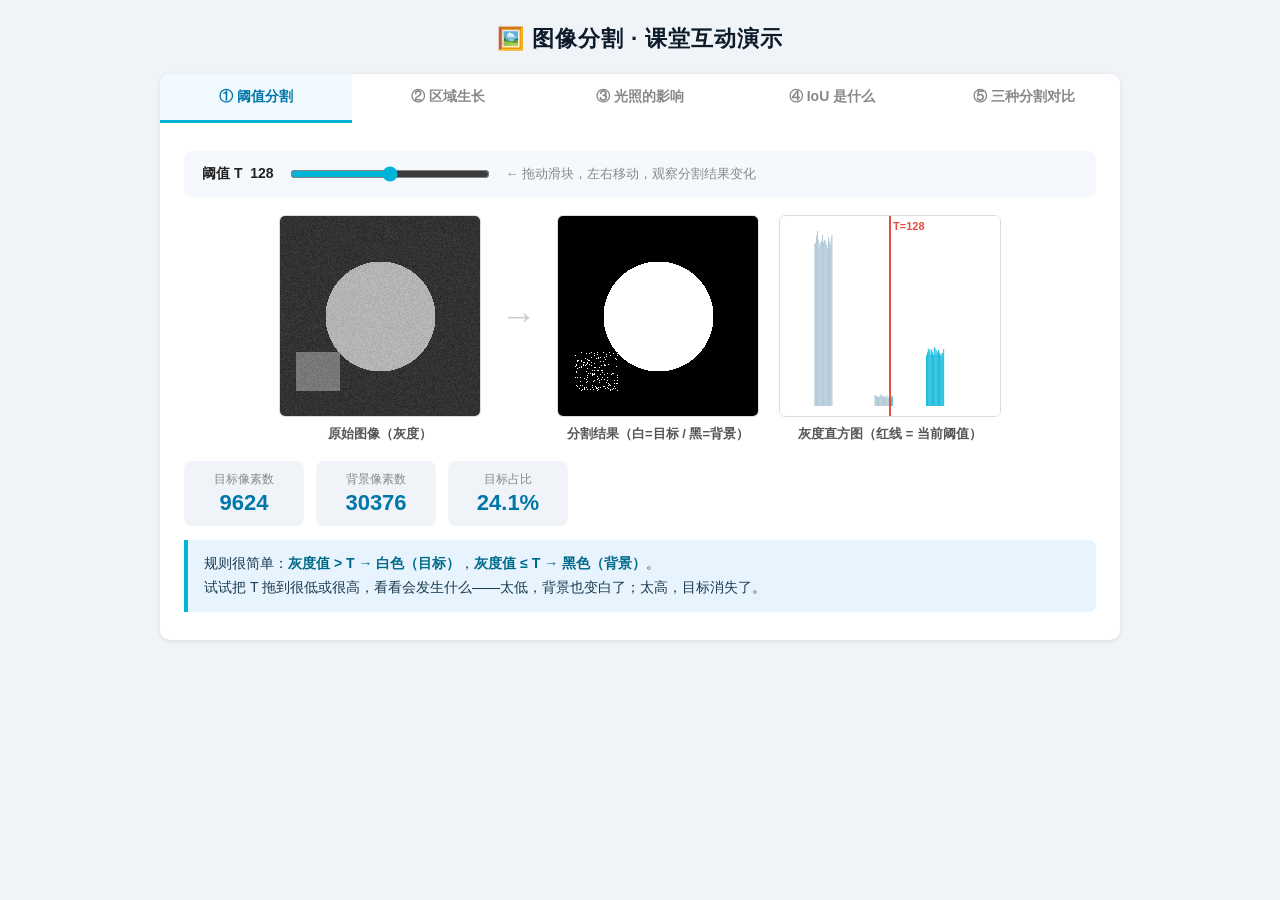
<file: docs/segmentation_demo.html>
<!DOCTYPE html>
<html lang="zh-CN">
<head>
<meta charset="UTF-8">
<meta name="viewport" content="width=device-width, initial-scale=1.0">
<title>图像分割 · 课堂演示</title>
<style>
* { margin: 0; padding: 0; box-sizing: border-box; }

body {
  font-family: -apple-system, "Segoe UI", sans-serif;
  background: #f0f4f8;
  color: #222;
  min-height: 100vh;
  padding: 24px 16px;
}

.container { max-width: 960px; margin: 0 auto; }

.page-title {
  text-align: center;
  font-size: 22px;
  font-weight: 700;
  color: #0d1b2a;
  margin-bottom: 20px;
  letter-spacing: 1px;
}

/* ── Tabs ── */
.tabs {
  display: flex;
  background: #fff;
  border-radius: 10px 10px 0 0;
  overflow: hidden;
  box-shadow: 0 1px 4px rgba(0,0,0,0.1);
}

.tab-btn {
  flex: 1;
  padding: 14px 10px;
  border: none;
  background: #fff;
  cursor: pointer;
  font-size: 14px;
  font-weight: 600;
  color: #888;
  border-bottom: 3px solid transparent;
  transition: all 0.2s;
}
.tab-btn:hover { background: #f5f8ff; color: #444; }
.tab-btn.active { color: #0077a8; border-bottom-color: #00b4d8; background: #f0faff; }

.tab-content {
  background: #fff;
  border-radius: 0 0 10px 10px;
  padding: 28px 24px;
  box-shadow: 0 1px 4px rgba(0,0,0,0.1);
  display: none;
  min-height: 420px;
}
.tab-content.active { display: block; }

/* ── Shared layout ── */
.demo-row {
  display: flex;
  gap: 20px;
  justify-content: center;
  align-items: flex-start;
  flex-wrap: wrap;
  margin: 18px 0;
}

.canvas-box { text-align: center; }
.canvas-label {
  margin-top: 8px;
  font-size: 13px;
  font-weight: 600;
  color: #555;
}

canvas { border-radius: 6px; border: 1px solid #ddd; display: block; }

.control-bar {
  background: #f5f8fc;
  border-radius: 8px;
  padding: 14px 18px;
  margin-bottom: 16px;
  display: flex;
  align-items: center;
  gap: 16px;
  flex-wrap: wrap;
}
.control-bar label { font-size: 14px; font-weight: 600; white-space: nowrap; }
input[type="range"] { width: 200px; cursor: pointer; accent-color: #00b4d8; }

.explain-box {
  background: #e8f4fd;
  border-left: 4px solid #00b4d8;
  border-radius: 0 8px 8px 0;
  padding: 12px 16px;
  font-size: 14px;
  line-height: 1.7;
  color: #1a3a50;
  margin-top: 14px;
}
.explain-box strong { color: #006a8a; }

.stat-row {
  display: flex;
  gap: 12px;
  margin-top: 14px;
  flex-wrap: wrap;
}
.stat-card {
  background: #f0f4f8;
  border-radius: 8px;
  padding: 10px 18px;
  min-width: 120px;
  text-align: center;
}
.stat-card .s-label { font-size: 12px; color: #888; margin-bottom: 2px; }
.stat-card .s-val { font-size: 22px; font-weight: 700; color: #0077a8; }

/* Buttons */
.btn {
  padding: 10px 22px;
  border: none;
  border-radius: 6px;
  background: #00b4d8;
  color: #fff;
  font-size: 14px;
  font-weight: 600;
  cursor: pointer;
  transition: background 0.2s;
}
.btn:hover { background: #0099bb; }
.btn:disabled { background: #bbb; cursor: not-allowed; }
.btn-grey { background: #95a5a6; }
.btn-grey:hover { background: #7f8c8d; }

/* ── Tab 2 region grow ── */
.grid-layout { display: flex; gap: 28px; justify-content: center; align-items: flex-start; flex-wrap: wrap; }
.grid-info {
  background: #f5f8fc;
  border-radius: 8px;
  padding: 16px;
  min-width: 220px;
}
.info-row { display: flex; justify-content: space-between; gap: 20px; font-size: 14px; padding: 5px 0; border-bottom: 1px solid #eee; }
.info-row:last-child { border-bottom: none; }
.info-row .k { color: #666; }
.info-row .v { font-weight: 700; color: #0077a8; }

/* ── Tab 3 lighting ── */
.lighting-compare { display: flex; gap: 20px; justify-content: center; flex-wrap: wrap; }
.lighting-panel { text-align: center; }
.lighting-panel .panel-title {
  font-size: 14px; font-weight: 700; margin-bottom: 8px;
  padding: 5px 12px; border-radius: 20px; display: inline-block;
}
.bad-title { background: #fde8e8; color: #c0392b; }
.good-title { background: #e8fde8; color: #1a7a1a; }

/* ── Tab 4 IoU ── */
.iou-layout { display: flex; flex-direction: column; align-items: center; gap: 14px; }
.iou-hint {
  background: #fffbe6;
  border: 1px solid #f0c040;
  border-radius: 8px;
  padding: 10px 16px;
  font-size: 13px;
  color: #7a5c00;
}
.iou-stats {
  display: flex; gap: 16px; flex-wrap: wrap; justify-content: center;
}
.iou-stat {
  background: #f5f8fc; border-radius: 8px; padding: 12px 20px; text-align: center; min-width: 120px;
}
.iou-stat .s-label { font-size: 12px; color: #888; margin-bottom: 3px; }
.iou-stat .s-val { font-size: 26px; font-weight: 700; color: #0077a8; }
.iou-stat.highlight .s-val { font-size: 30px; }
.iou-stat.good .s-val { color: #27ae60; }
.iou-stat.bad .s-val { color: #e74c3c; }

/* ── Tab 5 type compare ── */
.type-btns { display: flex; gap: 10px; justify-content: center; flex-wrap: wrap; margin-bottom: 16px; }
.type-btn {
  padding: 10px 24px; border: 2px solid #ccc; border-radius: 6px;
  background: #fff; font-size: 14px; font-weight: 600; color: #666;
  cursor: pointer; transition: all 0.2s;
}
.type-btn.active { background: #00b4d8; border-color: #00b4d8; color: #fff; }
.type-desc {
  text-align: center; font-size: 15px; font-weight: 600; color: #1a3a50;
  min-height: 28px; margin-bottom: 10px;
}
.type-explain {
  text-align: center; font-size: 13px; color: #666; min-height: 20px;
}
</style>
</head>
<body>
<div class="container">
  <div class="page-title">🖼️ 图像分割 · 课堂互动演示</div>

  <div class="tabs">
    <button class="tab-btn active" data-tab="t1">① 阈值分割</button>
    <button class="tab-btn" data-tab="t2">② 区域生长</button>
    <button class="tab-btn" data-tab="t3">③ 光照的影响</button>
    <button class="tab-btn" data-tab="t4">④ IoU 是什么</button>
    <button class="tab-btn" data-tab="t5">⑤ 三种分割对比</button>
  </div>

  <!-- ═══════════════════════════════════════════════
       TAB 1: 阈值分割
  ═══════════════════════════════════════════════ -->
  <div class="tab-content active" id="t1">
    <div class="control-bar">
      <label>阈值 T &nbsp;<strong id="t1-val">128</strong></label>
      <input type="range" id="t1-slider" min="0" max="255" value="128">
      <span style="font-size:13px;color:#888;">← 拖动滑块，左右移动，观察分割结果变化</span>
    </div>

    <div class="demo-row">
      <div class="canvas-box">
        <canvas id="t1-orig" width="200" height="200"></canvas>
        <div class="canvas-label">原始图像（灰度）</div>
      </div>
      <div class="canvas-box" style="display:flex;align-items:center;font-size:36px;color:#ccc;padding-top:80px;">→</div>
      <div class="canvas-box">
        <canvas id="t1-seg" width="200" height="200"></canvas>
        <div class="canvas-label">分割结果（白=目标 / 黑=背景）</div>
      </div>
      <div class="canvas-box">
        <canvas id="t1-hist" width="220" height="200"></canvas>
        <div class="canvas-label">灰度直方图（红线 = 当前阈值）</div>
      </div>
    </div>

    <div class="stat-row">
      <div class="stat-card"><div class="s-label">目标像素数</div><div class="s-val" id="t1-target">0</div></div>
      <div class="stat-card"><div class="s-label">背景像素数</div><div class="s-val" id="t1-bg">0</div></div>
      <div class="stat-card"><div class="s-label">目标占比</div><div class="s-val" id="t1-ratio">0%</div></div>
    </div>

    <div class="explain-box">
      规则很简单：<strong>灰度值 &gt; T → 白色（目标）</strong>，<strong>灰度值 ≤ T → 黑色（背景）</strong>。<br>
      试试把 T 拖到很低或很高，看看会发生什么——太低，背景也变白了；太高，目标消失了。
    </div>
  </div>

  <!-- ═══════════════════════════════════════════════
       TAB 2: 区域生长
  ═══════════════════════════════════════════════ -->
  <div class="tab-content" id="t2">
    <div class="control-bar">
      <label>相似度阈值 δ &nbsp;<strong id="t2-delta">30</strong></label>
      <input type="range" id="t2-slider" min="5" max="80" value="30">
      <span style="font-size:13px;color:#888;">δ 越大，"相似"的范围越宽，区域越大</span>
    </div>

    <div class="grid-layout">
      <div class="canvas-box">
        <canvas id="t2-grid" width="300" height="300"></canvas>
        <div class="canvas-label">点击图中任意位置 → 设为种子点 → 点"开始生长"</div>
      </div>

      <div class="grid-info">
        <div class="info-row"><span class="k">种子点位置</span><span class="v" id="t2-pos">未选</span></div>
        <div class="info-row"><span class="k">种子点灰度值</span><span class="v" id="t2-gray">—</span></div>
        <div class="info-row"><span class="k">已加入区域</span><span class="v" id="t2-count">0 像素</span></div>
        <div class="info-row"><span class="k">状态</span><span class="v" id="t2-status">等待种子点</span></div>

        <div style="margin-top:16px;display:flex;gap:10px;">
          <button class="btn" id="t2-start" disabled>▶ 开始生长</button>
          <button class="btn btn-grey" id="t2-reset">↺ 重置</button>
        </div>

        <div class="explain-box" style="margin-top:16px;">
          <strong>思路：</strong> 从种子点出发，检查周围像素——如果灰度差 ≤ δ，就把它"拉进"同一个区域，不断重复，直到没有新的像素符合条件。<br><br>
          <strong>试试：</strong> 点亮色区域 vs 暗色区域，看看生长出的范围有多不同。
        </div>
      </div>
    </div>
  </div>

  <!-- ═══════════════════════════════════════════════
       TAB 3: 光照的影响
  ═══════════════════════════════════════════════ -->
  <div class="tab-content" id="t3">
    <div class="control-bar">
      <label>全局阈值 T &nbsp;<strong id="t3-val">128</strong></label>
      <input type="range" id="t3-slider" min="0" max="255" value="128">
      <span style="font-size:13px;color:#888;">调整阈值，观察左图效果</span>
    </div>

    <div class="lighting-compare">
      <div class="lighting-panel">
        <div class="panel-title bad-title">❌ 全局阈值（同一个 T 用到整张图）</div>
        <canvas id="t3-global" width="280" height="200"></canvas>
        <div class="canvas-label">左暗右亮时，一个阈值两头都不对</div>
      </div>
      <div class="lighting-panel">
        <div class="panel-title good-title">✅ 自适应阈值（每块区域单独算）</div>
        <canvas id="t3-adaptive" width="280" height="200"></canvas>
        <div class="canvas-label">每个小区域用自己的局部亮度来判断</div>
      </div>
    </div>

    <div class="explain-box">
      这张图左边很暗、右边很亮（模拟真实场景中的<strong>光照不均</strong>）。<br>
      图中有两个灰色圆形目标，理论上都应该被分割出来。<br><br>
      ← 拖动左边的滑块：当 T 适合右边时，左边目标消失了；当 T 适合左边时，右边背景全变成目标了。<br>
      <strong>自适应阈值</strong>就是解决这个问题的方法——它不用一个固定值，而是根据每个像素的"周围邻居"来判断。
    </div>
  </div>

  <!-- ═══════════════════════════════════════════════
       TAB 4: IoU
  ═══════════════════════════════════════════════ -->
  <div class="tab-content" id="t4">
    <div class="iou-layout">
      <div class="iou-hint">
        💡 用鼠标<strong>拖动</strong>蓝色框（预测结果）或橙色框（正确答案），看 IoU 如何变化
      </div>

      <canvas id="t4-canvas" width="580" height="260" style="cursor:default;"></canvas>

      <div class="iou-stats">
        <div class="iou-stat"><div class="s-label">交集（重叠部分）</div><div class="s-val" id="t4-inter">0</div></div>
        <div class="iou-stat"><div class="s-label">并集（总覆盖）</div><div class="s-val" id="t4-union">0</div></div>
        <div class="iou-stat highlight" id="t4-iou-card">
          <div class="s-label">IoU 得分</div>
          <div class="s-val" id="t4-iou">0.00</div>
        </div>
        <div class="iou-stat"><div class="s-label">评级</div><div class="s-val" id="t4-grade">—</div></div>
      </div>

      <div class="explain-box" style="max-width:580px;">
        <strong>IoU = 交集面积 ÷ 并集面积</strong>，结果在 0～1 之间。<br>
        两个框完全重合 → IoU = 1.0（满分）；完全不重叠 → IoU = 0。<br>
        通常 <strong>IoU &gt; 0.5</strong> 就认为这次分割是对的。
      </div>
    </div>
  </div>

  <!-- ═══════════════════════════════════════════════
       TAB 5: 三种分割对比
  ═══════════════════════════════════════════════ -->
  <div class="tab-content" id="t5">
    <div class="type-btns">
      <button class="type-btn active" data-type="original">原始图像</button>
      <button class="type-btn" data-type="semantic">语义分割</button>
      <button class="type-btn" data-type="instance">实例分割</button>
    </div>

    <div class="type-desc" id="t5-desc">原始图像</div>
    <div class="type-explain" id="t5-explain">点击上方按钮，看同一张图经过不同分割后是什么样子</div>

    <div style="text-align:center;margin:14px 0;">
      <canvas id="t5-canvas" width="600" height="260"></canvas>
    </div>

    <div class="explain-box">
      <strong>语义分割：</strong>告诉你每个像素"是什么"——所有人都是同一种颜色（person）。<br>
      <strong>实例分割：</strong>不仅告诉你"是什么"，还区分"是哪一个"——人₁、人₂、人₃各自不同颜色。<br>
      <strong>一句话区别：</strong>语义分割认出"种类"，实例分割认出"个体"。
    </div>
  </div>
</div>

<script>
// ═══════════════════════════════════════════
// TAB SWITCHING
// ═══════════════════════════════════════════
function switchTab(tabId) {
  const valid = ['t1','t2','t3','t4','t5'];
  if (!valid.includes(tabId)) tabId = 't1';
  document.querySelectorAll('.tab-btn').forEach(b => b.classList.remove('active'));
  document.querySelectorAll('.tab-content').forEach(c => c.classList.remove('active'));
  const btn = document.querySelector(`.tab-btn[data-tab="${tabId}"]`);
  if (btn) btn.classList.add('active');
  const content = document.getElementById(tabId);
  if (content) content.classList.add('active');
  if (tabId==='t1'&&!t1Init) initT1();
  if (tabId==='t2'&&!t2Init) initT2();
  if (tabId==='t3'&&!t3Init) initT3();
  if (tabId==='t4'&&!t4Init) initT4();
  if (tabId==='t5'&&!t5Init) initT5();
  try { history.replaceState(null,'','#'+tabId); } catch(e) {}
}

document.querySelectorAll('.tab-btn').forEach(btn => {
  btn.addEventListener('click', () => switchTab(btn.dataset.tab));
});

// ═══════════════════════════════════════════
// TAB 1: 阈值分割
// ═══════════════════════════════════════════
let t1Init = false, t1ImageData = null, t1Hist = new Array(256).fill(0);

function initT1() {
  t1Init = true;
  const canvas = document.getElementById('t1-orig');
  const ctx = canvas.getContext('2d');
  const imgData = ctx.createImageData(200, 200);

  // Generate: dark background, bright circle center, medium rect bottom-left
  for (let y = 0; y < 200; y++) {
    for (let x = 0; x < 200; x++) {
      const idx = (y * 200 + x) * 4;
      const d = Math.sqrt((x-100)**2 + (y-100)**2);
      let g = 50; // background ~50
      if (d < 55) g = 180; // bright circle
      if (x > 15 && x < 60 && y > 135 && y < 175) g = 120; // medium rect
      g = Math.max(0, Math.min(255, g + Math.floor(Math.random()*21)-10));
      imgData.data[idx] = imgData.data[idx+1] = imgData.data[idx+2] = g;
      imgData.data[idx+3] = 255;
      t1Hist[g]++;
    }
  }
  ctx.putImageData(imgData, 0, 0);
  t1ImageData = imgData;

  const slider = document.getElementById('t1-slider');
  slider.addEventListener('input', e => {
    document.getElementById('t1-val').textContent = e.target.value;
    updateT1(+e.target.value);
  });
  updateT1(128);
}

function updateT1(T) {
  const sc = document.getElementById('t1-seg').getContext('2d');
  const out = sc.createImageData(200, 200);
  let fg = 0, bg = 0;
  for (let i = 0; i < t1ImageData.data.length; i += 4) {
    const g = t1ImageData.data[i];
    const v = g > T ? 255 : 0;
    out.data[i] = out.data[i+1] = out.data[i+2] = v;
    out.data[i+3] = 255;
    if (v === 255) fg++; else bg++;
  }
  sc.putImageData(out, 0, 0);
  document.getElementById('t1-target').textContent = fg;
  document.getElementById('t1-bg').textContent = bg;
  document.getElementById('t1-ratio').textContent = ((fg/40000)*100).toFixed(1)+'%';
  drawT1Hist(T);
}

function drawT1Hist(T) {
  const hc = document.getElementById('t1-hist').getContext('2d');
  hc.fillStyle = '#fff'; hc.fillRect(0,0,220,200);
  const max = Math.max(...t1Hist);
  const bw = 220/256;
  for (let i = 0; i < 256; i++) {
    const bh = (t1Hist[i]/max)*175;
    hc.fillStyle = i <= T ? '#aac4d4' : '#00b4d8';
    hc.fillRect(i*bw, 200-bh-10, bw, bh);
  }
  hc.strokeStyle = '#e74c3c'; hc.lineWidth = 2;
  hc.beginPath(); hc.moveTo(T*bw, 0); hc.lineTo(T*bw, 200); hc.stroke();
  hc.fillStyle = '#e74c3c'; hc.font = 'bold 11px sans-serif';
  hc.fillText('T='+T, Math.min(T*bw+3, 170), 14);
}

// ═══════════════════════════════════════════
// TAB 2: 区域生长
// ═══════════════════════════════════════════
let t2Init = false;
let t2Grid = [], t2Seed = null, t2Region = new Set();
let t2Growing = false, t2Timer = null;
const GRID = 20, CELL = 15;

function initT2() {
  t2Init = true;
  makeGrid();
  drawGrid();

  document.getElementById('t2-grid').addEventListener('click', onGridClick);
  document.getElementById('t2-slider').addEventListener('input', e => {
    document.getElementById('t2-delta').textContent = e.target.value;
  });
  document.getElementById('t2-start').addEventListener('click', startGrow);
  document.getElementById('t2-reset').addEventListener('click', resetGrow);
}

function makeGrid() {
  t2Grid = [];
  for (let y = 0; y < GRID; y++) {
    t2Grid[y] = [];
    for (let x = 0; x < GRID; x++) {
      const d = Math.sqrt((x-9.5)**2 + (y-9.5)**2);
      let g = d < 3 ? 190 : d < 6 ? 145 : d < 9 ? 100 : 55;
      g = Math.max(0, Math.min(255, g + Math.floor(Math.random()*21)-10));
      t2Grid[y][x] = { g, in: false };
    }
  }
}

function drawGrid() {
  const ctx = document.getElementById('t2-grid').getContext('2d');
  ctx.fillStyle = '#eee'; ctx.fillRect(0,0,300,300);
  for (let y = 0; y < GRID; y++) for (let x = 0; x < GRID; x++) {
    const c = t2Grid[y][x];
    ctx.fillStyle = c.in ? '#00b4d8' : `rgb(${c.g},${c.g},${c.g})`;
    ctx.fillRect(x*CELL+1, y*CELL+1, CELL-1, CELL-1);
  }
  if (t2Seed) {
    ctx.fillStyle = '#e74c3c';
    ctx.beginPath();
    ctx.arc(t2Seed.x*CELL+CELL/2+1, t2Seed.y*CELL+CELL/2+1, 5, 0, Math.PI*2);
    ctx.fill();
  }
}

function onGridClick(e) {
  if (t2Growing) return;
  const r = e.target.getBoundingClientRect();
  const gx = Math.floor((e.clientX - r.left) / CELL);
  const gy = Math.floor((e.clientY - r.top) / CELL);
  if (gx < 0 || gx >= GRID || gy < 0 || gy >= GRID) return;
  t2Seed = { x: gx, y: gy };
  t2Region.clear();
  for (const row of t2Grid) for (const c of row) c.in = false;
  document.getElementById('t2-pos').textContent = `(${gx}, ${gy})`;
  document.getElementById('t2-gray').textContent = t2Grid[gy][gx].g;
  document.getElementById('t2-count').textContent = '0 像素';
  document.getElementById('t2-status').textContent = '已选，点"开始生长"';
  document.getElementById('t2-start').disabled = false;
  drawGrid();
}

function startGrow() {
  if (!t2Seed || t2Growing) return;
  t2Growing = true;
  document.getElementById('t2-start').disabled = true;
  document.getElementById('t2-status').textContent = '生长中…';
  const delta = +document.getElementById('t2-slider').value;
  const seedG = t2Grid[t2Seed.y][t2Seed.x].g;
  const queue = [{ x: t2Seed.x, y: t2Seed.y }];
  t2Grid[t2Seed.y][t2Seed.x].in = true;
  t2Region.add(`${t2Seed.x},${t2Seed.y}`);

  function step() {
    if (!queue.length) {
      t2Growing = false;
      document.getElementById('t2-start').disabled = false;
      document.getElementById('t2-status').textContent = '✅ 生长完成';
      return;
    }
    for (let i = 0; i < 6 && queue.length; i++) {
      const { x, y } = queue.shift();
      for (const [dx,dy] of [[-1,0],[1,0],[0,-1],[0,1]]) {
        const nx=x+dx, ny=y+dy;
        if (nx<0||nx>=GRID||ny<0||ny>=GRID) continue;
        const key = `${nx},${ny}`;
        if (t2Region.has(key)) continue;
        if (Math.abs(t2Grid[ny][nx].g - seedG) <= delta) {
          t2Grid[ny][nx].in = true;
          t2Region.add(key);
          queue.push({ x: nx, y: ny });
        }
      }
    }
    document.getElementById('t2-count').textContent = t2Region.size + ' 像素';
    drawGrid();
    t2Timer = setTimeout(step, 50);
  }
  step();
}

function resetGrow() {
  if (t2Timer) clearTimeout(t2Timer);
  t2Growing = false;
  t2Seed = null;
  t2Region.clear();
  makeGrid();
  drawGrid();
  document.getElementById('t2-pos').textContent = '未选';
  document.getElementById('t2-gray').textContent = '—';
  document.getElementById('t2-count').textContent = '0 像素';
  document.getElementById('t2-status').textContent = '等待种子点';
  document.getElementById('t2-start').disabled = true;
}

// ═══════════════════════════════════════════
// TAB 3: 光照不均
// ═══════════════════════════════════════════
let t3Init = false, t3OrigData = null, t3AdaptData = null;
const T3W = 280, T3H = 200;

function initT3() {
  t3Init = true;

  // Build source: gradient lighting + two circles
  const src = new Float32Array(T3W * T3H); // true grayscale values
  for (let y = 0; y < T3H; y++) {
    for (let x = 0; x < T3W; x++) {
      // background: gradient from dark (left) to bright (right)
      let base = 30 + (x / T3W) * 120;
      // circle 1: left side, center (70,100)
      const d1 = Math.sqrt((x-70)**2 + (y-100)**2);
      // circle 2: right side, center (210,100)
      const d2 = Math.sqrt((x-210)**2 + (y-100)**2);
      let extra = 0;
      if (d1 < 38) extra = 60;  // target brighter than local background
      if (d2 < 38) extra = 60;
      const noise = (Math.random()-0.5) * 10;
      src[y*T3W+x] = Math.max(0, Math.min(255, base + extra + noise));
    }
  }

  // Adaptive result: precompute using Summed Area Table (O(n), not O(n*k²))
  const adaptResult = computeAdaptive(src, T3W, T3H, 28, 8);
  t3AdaptData = adaptResult;
  t3OrigData = src;

  drawAdaptive();

  document.getElementById('t3-slider').addEventListener('input', e => {
    document.getElementById('t3-val').textContent = e.target.value;
    drawGlobal(+e.target.value);
  });
  drawGlobal(128);
}

// Fast adaptive threshold using Summed Area Table — O(n) per pixel instead of O(n*k²)
function computeAdaptive(src, W, H, blockSize, C) {
  // Step 1: build integral image (sat[y][x] = sum of src[0..y][0..x])
  const sat = new Float64Array((W+1) * (H+1)); // 1-pixel border of zeros
  for (let y = 0; y < H; y++) {
    for (let x = 0; x < W; x++) {
      sat[(y+1)*(W+1)+(x+1)] = src[y*W+x]
        + sat[y*(W+1)+(x+1)]
        + sat[(y+1)*(W+1)+x]
        - sat[y*(W+1)+x];
    }
  }
  // Step 2: for each pixel, query local mean in O(1) using SAT
  const result = new Uint8Array(W * H);
  const half = Math.floor(blockSize / 2);
  for (let y = 0; y < H; y++) {
    for (let x = 0; x < W; x++) {
      const x1 = Math.max(0, x - half),     y1 = Math.max(0, y - half);
      const x2 = Math.min(W-1, x + half),   y2 = Math.min(H-1, y + half);
      const area = (x2-x1+1) * (y2-y1+1);
      const sum  = sat[(y2+1)*(W+1)+(x2+1)]
                 - sat[y1*(W+1)+(x2+1)]
                 - sat[(y2+1)*(W+1)+x1]
                 + sat[y1*(W+1)+x1];
      result[y*W+x] = src[y*W+x] > (sum/area - C) ? 255 : 0;
    }
  }
  return result;
}

function drawGlobal(T) {
  const ctx = document.getElementById('t3-global').getContext('2d');
  const out = ctx.createImageData(T3W, T3H);
  for (let i = 0; i < T3W*T3H; i++) {
    const v = t3OrigData[i] > T ? 255 : 0;
    out.data[i*4] = out.data[i*4+1] = out.data[i*4+2] = v;
    out.data[i*4+3] = 255;
  }
  ctx.putImageData(out, 0, 0);
  // Draw threshold line
  ctx.strokeStyle = '#e74c3c'; ctx.lineWidth = 2; ctx.setLineDash([5,3]);
  ctx.beginPath(); ctx.moveTo(T3W/2, 0); ctx.lineTo(T3W/2, T3H); ctx.stroke();
  ctx.setLineDash([]);
}

function drawAdaptive() {
  const ctx = document.getElementById('t3-adaptive').getContext('2d');
  const out = ctx.createImageData(T3W, T3H);
  for (let i = 0; i < T3W*T3H; i++) {
    out.data[i*4] = out.data[i*4+1] = out.data[i*4+2] = t3AdaptData[i];
    out.data[i*4+3] = 255;
  }
  ctx.putImageData(out, 0, 0);
}

// ═══════════════════════════════════════════
// TAB 4: IoU
// ═══════════════════════════════════════════
let t4Init = false;
let rA = { x: 80, y: 80, w: 130, h: 100 };
let rB = { x: 160, y: 100, w: 150, h: 110 };
let dragging = null, dragOff = {};

function initT4() {
  t4Init = true;
  const c = document.getElementById('t4-canvas');
  c.addEventListener('mousedown', t4Down);
  c.addEventListener('mousemove', t4Move);
  c.addEventListener('mouseup', () => dragging = null);
  c.addEventListener('mouseleave', () => dragging = null);
  drawIoU(); updateIoU();
}

function hitRect(px,py,r) { return px>=r.x&&px<=r.x+r.w&&py>=r.y&&py<=r.y+r.h; }

function t4Down(e) {
  const cr = e.target.getBoundingClientRect();
  const x=e.clientX-cr.left, y=e.clientY-cr.top;
  if (hitRect(x,y,rA)) { dragging='A'; dragOff={x:x-rA.x,y:y-rA.y}; }
  else if (hitRect(x,y,rB)) { dragging='B'; dragOff={x:x-rB.x,y:y-rB.y}; }
}

function t4Move(e) {
  const c = document.getElementById('t4-canvas');
  const cr = c.getBoundingClientRect();
  const x=e.clientX-cr.left, y=e.clientY-cr.top;
  if (!dragging) {
    c.style.cursor = (hitRect(x,y,rA)||hitRect(x,y,rB)) ? 'grab' : 'default';
    return;
  }
  c.style.cursor='grabbing';
  if (dragging==='A') {
    rA.x=Math.max(0,Math.min(580-rA.w,x-dragOff.x));
    rA.y=Math.max(0,Math.min(260-rA.h,y-dragOff.y));
  } else {
    rB.x=Math.max(0,Math.min(580-rB.w,x-dragOff.x));
    rB.y=Math.max(0,Math.min(260-rB.h,y-dragOff.y));
  }
  drawIoU(); updateIoU();
}

function drawIoU() {
  const ctx = document.getElementById('t4-canvas').getContext('2d');
  ctx.fillStyle='#f5f8fc'; ctx.fillRect(0,0,580,260);

  const ix=Math.max(rA.x,rB.x), iy=Math.max(rA.y,rB.y);
  const iw=Math.max(0,Math.min(rA.x+rA.w,rB.x+rB.w)-ix);
  const ih=Math.max(0,Math.min(rA.y+rA.h,rB.y+rB.h)-iy);

  // A
  ctx.fillStyle='rgba(0,140,200,0.25)'; ctx.fillRect(rA.x,rA.y,rA.w,rA.h);
  ctx.strokeStyle='#0077a8'; ctx.lineWidth=2.5; ctx.strokeRect(rA.x,rA.y,rA.w,rA.h);
  ctx.fillStyle='#0077a8'; ctx.font='bold 14px sans-serif';
  ctx.fillText('预测框 A', rA.x+6, rA.y+18);

  // B
  ctx.fillStyle='rgba(230,120,0,0.25)'; ctx.fillRect(rB.x,rB.y,rB.w,rB.h);
  ctx.strokeStyle='#e67e00'; ctx.lineWidth=2.5; ctx.strokeRect(rB.x,rB.y,rB.w,rB.h);
  ctx.fillStyle='#e67e00'; ctx.font='bold 14px sans-serif';
  ctx.fillText('正确答案 B', rB.x+6, rB.y+18);

  // Intersection
  if (iw>0&&ih>0) {
    ctx.fillStyle='rgba(0,180,80,0.5)'; ctx.fillRect(ix,iy,iw,ih);
    ctx.fillStyle='#155a28'; ctx.font='bold 13px sans-serif';
    ctx.textAlign='center';
    ctx.fillText('重叠', ix+iw/2, iy+ih/2+5);
    ctx.textAlign='left';
  }
}

function updateIoU() {
  const ix=Math.max(rA.x,rB.x), iy=Math.max(rA.y,rB.y);
  const iw=Math.max(0,Math.min(rA.x+rA.w,rB.x+rB.w)-ix);
  const ih=Math.max(0,Math.min(rA.y+rA.h,rB.y+rB.h)-iy);
  const inter=iw*ih;
  const union=rA.w*rA.h + rB.w*rB.h - inter;
  const iou = union>0 ? inter/union : 0;

  document.getElementById('t4-inter').textContent = inter;
  document.getElementById('t4-union').textContent = union;
  const iouEl = document.getElementById('t4-iou');
  iouEl.textContent = iou.toFixed(2);
  const card = document.getElementById('t4-iou-card');
  card.className = 'iou-stat highlight';
  let grade, cls;
  if (iou >= 0.75) { grade='优秀 🎯'; cls='good'; }
  else if (iou >= 0.5) { grade='合格 ✓'; cls='good'; }
  else if (iou >= 0.25) { grade='偏低 ⚠'; cls=''; }
  else { grade='很差 ✗'; cls='bad'; }
  if (cls) card.classList.add(cls);
  document.getElementById('t4-grade').textContent = grade;
}

// ═══════════════════════════════════════════
// TAB 5: 三种分割对比
// ═══════════════════════════════════════════
let t5Init = false, t5Mode = 'original';
const T5W=600, T5H=260;

const SCENE = {
  sky:    { y: 0,   h: 0.35 },
  ground: { y: 0.35, h: 0.25 },
  road:   { y: 0.60, h: 0.40 },
  people: [
    { cx: 0.18, cy: 0.58, rx: 0.06, ry: 0.14 },
    { cx: 0.50, cy: 0.55, rx: 0.06, ry: 0.14 },
    { cx: 0.80, cy: 0.60, rx: 0.06, ry: 0.14 },
  ]
};

const COLORS = {
  original: {
    sky:'#87CEEB', ground:'#8ec46a', road:'#9e9e9e',
    people:['#f4a460','#f4a460','#f4a460'], label: ''
  },
  semantic: {
    sky:'#00CED1', ground:'#2e8b57', road:'#9370db',
    people:['#e57373','#e57373','#e57373'], label: ''
  },
  instance: {
    sky:'#00CED1', ground:'#2e8b57', road:'#9370db',
    people:['#e53935','#fb8c00','#8e24aa'], label: ''
  }
};

const DESCS = {
  original: '原始图像',
  semantic: '语义分割 — 告诉你每个区域"是什么类别"',
  instance: '实例分割 — 还区分同类中的"第几个"'
};
const EXPLAINS = {
  original: '这是一张普通场景图：天空、草地、道路，加上三个行人',
  semantic: '所有行人被标成同一种颜色（person），背景区域也按类别上色',
  instance: '每个行人用不同颜色区分（人₁ 人₂ 人₃），可以分辨出是哪一个'
};

function initT5() {
  t5Init = true;
  document.querySelectorAll('.type-btn').forEach(b => {
    b.addEventListener('click', () => {
      document.querySelectorAll('.type-btn').forEach(x => x.classList.remove('active'));
      b.classList.add('active');
      t5Mode = b.dataset.type;
      document.getElementById('t5-desc').textContent = DESCS[t5Mode];
      document.getElementById('t5-explain').textContent = EXPLAINS[t5Mode];
      drawScene();
    });
  });
  drawScene();
}

function drawScene() {
  const ctx = document.getElementById('t5-canvas').getContext('2d');
  const C = COLORS[t5Mode];
  ctx.clearRect(0,0,T5W,T5H);

  // sky
  ctx.fillStyle = C.sky;
  ctx.fillRect(0, 0, T5W, T5H*SCENE.sky.h);
  // ground
  ctx.fillStyle = C.ground;
  ctx.fillRect(0, T5H*SCENE.ground.y, T5W, T5H*SCENE.ground.h);
  // road
  ctx.fillStyle = C.road;
  ctx.fillRect(0, T5H*SCENE.road.y, T5W, T5H*SCENE.road.h);

  // Semantic labels on background
  if (t5Mode === 'semantic' || t5Mode === 'instance') {
    ctx.font = '13px sans-serif'; ctx.fillStyle = 'rgba(255,255,255,0.85)';
    ctx.textAlign = 'center';
    ctx.fillText('sky', T5W/2, T5H*0.17);
    ctx.fillText('ground', T5W/2, T5H*0.47);
    ctx.fillText('road', T5W/2, T5H*0.82);
  }

  // People
  SCENE.people.forEach((p, i) => {
    const px = p.cx * T5W, py = p.cy * T5H;
    const rx = p.rx * T5W, ry = p.ry * T5H;

    // Body
    ctx.beginPath();
    ctx.ellipse(px, py, rx, ry, 0, 0, Math.PI*2);
    ctx.fillStyle = C.people[i];
    ctx.fill();
    ctx.strokeStyle = t5Mode==='instance' ? '#fff' : 'rgba(0,0,0,0.2)';
    ctx.lineWidth = t5Mode==='instance' ? 2.5 : 1;
    ctx.stroke();

    // Head
    ctx.beginPath();
    ctx.arc(px, py - ry*0.85, rx*0.55, 0, Math.PI*2);
    ctx.fillStyle = t5Mode==='original' ? '#ffca9a' : C.people[i];
    ctx.fill();
    ctx.stroke();

    // Label
    if (t5Mode === 'semantic') {
      ctx.fillStyle='#fff'; ctx.font='bold 11px sans-serif'; ctx.textAlign='center';
      ctx.fillText('person', px, py+5);
    } else if (t5Mode === 'instance') {
      ctx.fillStyle='#fff'; ctx.font='bold 13px sans-serif'; ctx.textAlign='center';
      ctx.fillText('人'+['₁','₂','₃'][i], px, py+5);
    }
  });

  ctx.textAlign = 'left';
}

// ── Init based on URL hash (e.g. segmentation_demo.html#t3) ──
const startTab = window.location.hash.replace('#','') || 't1';
switchTab(startTab);
</script>
</body>
</html>
</file>
